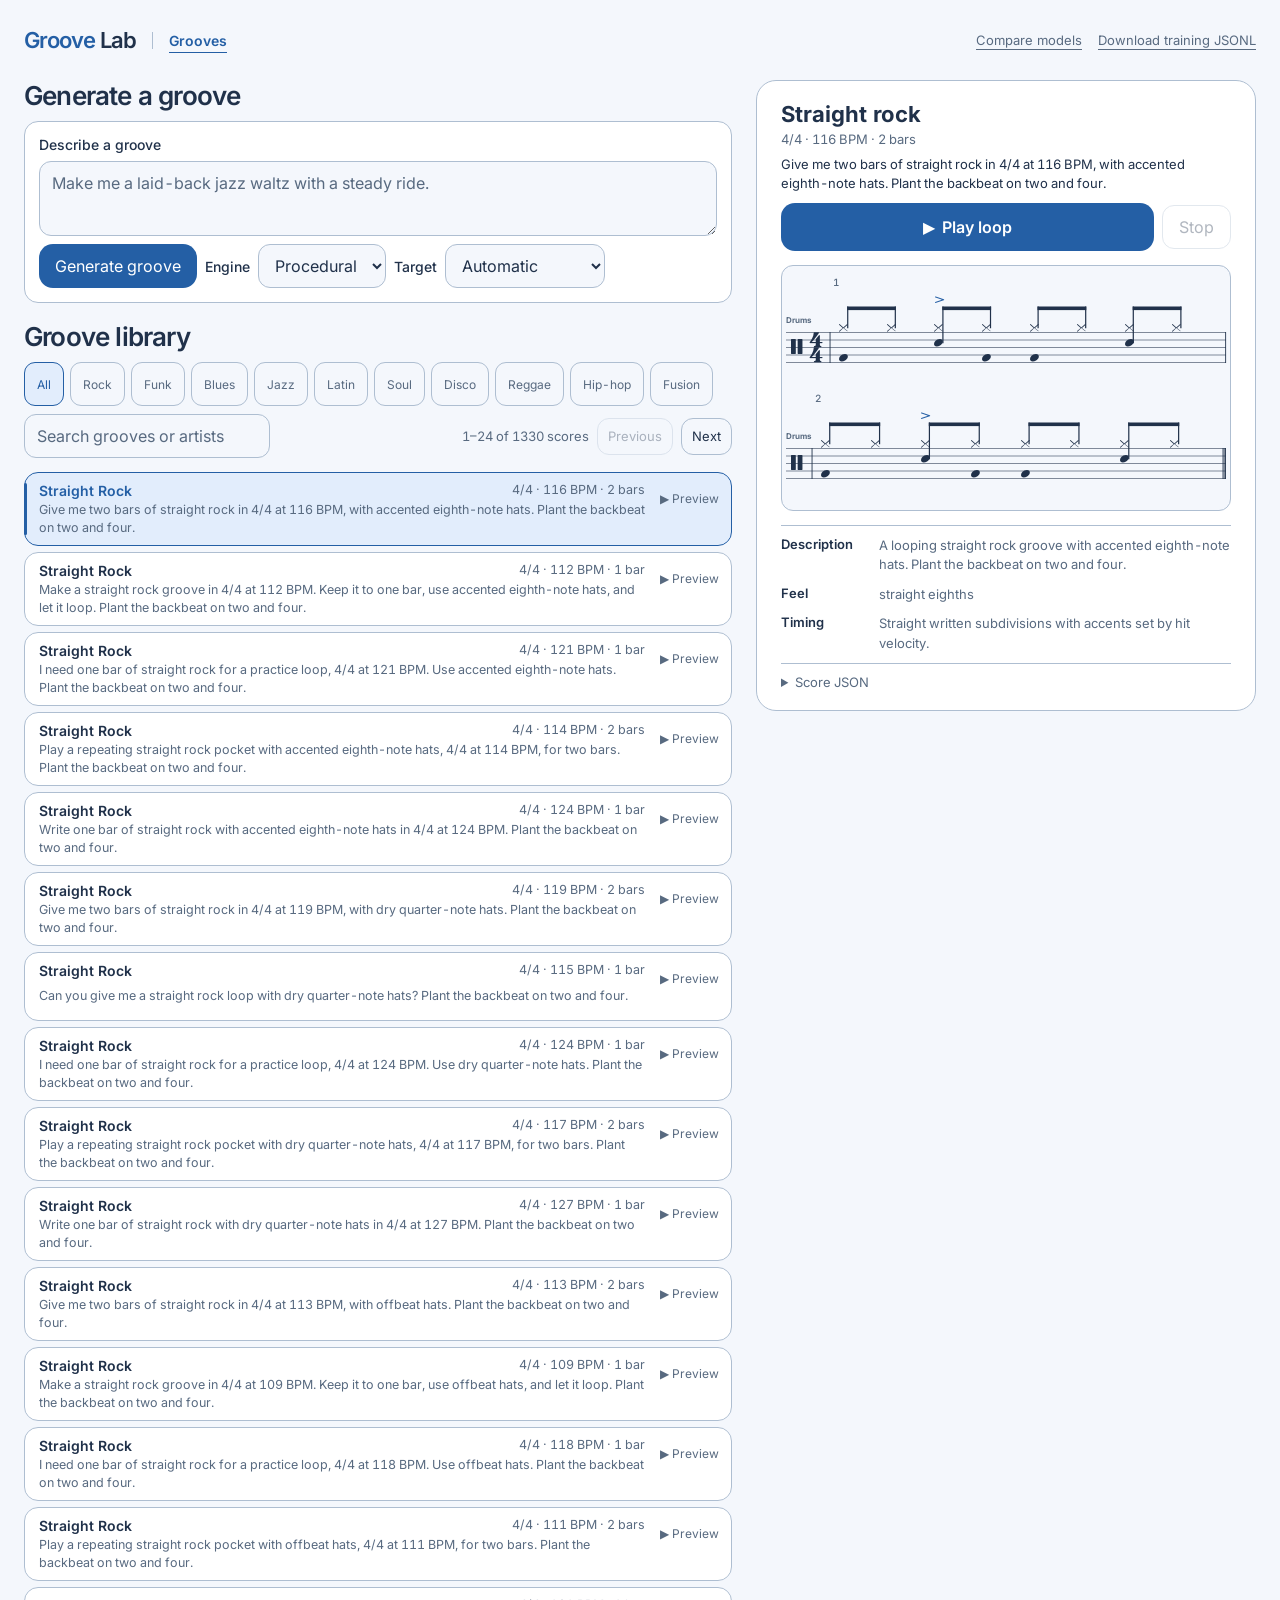
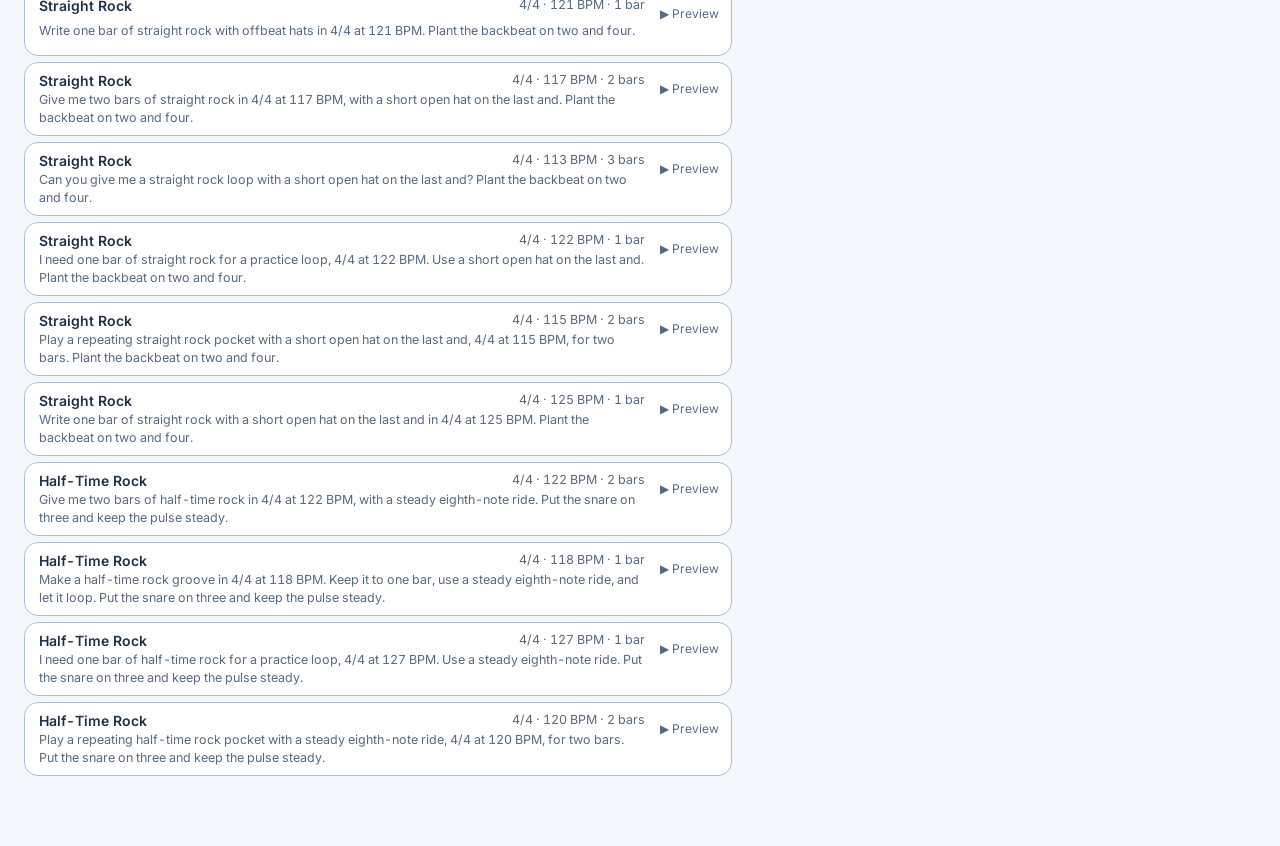
<file: index.html>
<!doctype html>
<html lang="en">
<head>
  <meta charset="utf-8">
  <meta name="viewport" content="width=device-width, initial-scale=1">
  <meta name="color-scheme" content="dark light">
  <script>
    const prefersDark = matchMedia("(prefers-color-scheme: dark)");
    function applyTheme() { document.documentElement.dataset.theme = prefersDark.matches ? "dark" : "light"; }
    applyTheme();
    prefersDark.addEventListener("change", applyTheme);
  </script>
  <link rel="icon" href="data:,">
  <link rel="stylesheet" href="/assets/formkit/theme.css">
  <title>Groove Lab</title>
  <style>
    [hidden] { display: none !important; }
    h1, h2, p, dl, dd { margin: 0; }
    a { color: var(--gl-accent); }
    button, input, textarea, select { font: inherit; }
    textarea:focus-visible, select:focus-visible, summary:focus-visible, a:focus-visible {
      outline: 3px solid var(--gl-accent);
      outline-offset: 3px;
    }
    button:disabled { opacity: .35; }
    .app-header { max-width: 1440px; margin-inline: auto; gap: 16px; }
    .brand { white-space: nowrap; }
    .brand-kit { color: var(--gl-text); }
    .header-label {
      border-left: 1px solid var(--gl-outline); padding-left: 16px;
      font-size: 14px; font-weight: 600; color: var(--gl-accent);
      text-decoration: underline; text-underline-offset: 6px;
    }
    .header-links { margin-left: auto; display: flex; gap: 8px 16px; flex-wrap: wrap; justify-content: end; }
    .header-links a { font-size: 13px; color: var(--gl-sub); text-underline-offset: 4px; }
    .lab-layout {
      display: grid; gap: 18px 24px;
      grid-template: "compose panel" auto "library panel" 1fr / minmax(0, 1fr) minmax(420px, 500px);
      padding: 0 24px 64px;
    }
    .composer { grid-area: compose; min-width: 0; }
    .composer h1, .library h2 { font-size: 26px; font-weight: 600; letter-spacing: -.8px; margin-bottom: 10px; }
    .composer-box {
      background: var(--gl-surface); border: 1px solid var(--gl-outline);
      border-radius: 14px; padding: 14px; display: grid; gap: 8px;
    }
    .input-label { font-size: 14px; font-weight: 500; }
    textarea, select, input[type="search"] {
      color: inherit; background: var(--gl-bg); border: 1px solid var(--gl-outline); border-radius: 12px;
    }
    textarea { width: 100%; min-height: 75px; line-height: 1.5; resize: vertical; padding: 9px 12px; }
    textarea::placeholder, input::placeholder { color: var(--gl-sub); }
    select { padding: 8px 12px; min-height: 44px; }
    input[type="search"] { padding: 8px 12px; min-height: 44px; width: min(100%, 246px); }
    .action-group, .pager, .transport { display: flex; gap: 8px; align-items: center; flex-wrap: wrap; }
    .action-group .gl-primary { padding: 0 16px; min-height: 44px; }
    .notice { color: var(--gl-sub); font-size: 13px; line-height: 1.4; }
    .notice:empty { display: none; }
    .notice.error { color: var(--gl-danger-text); }
    .library { grid-area: library; min-width: 0; }
    .toolbar { display: flex; flex-wrap: wrap; gap: 8px; justify-content: space-between; align-items: center; margin-block: 8px 14px; }
    .gl-filters { display: flex; gap: 6px; overflow-x: auto; padding: 3px; margin: -3px; scrollbar-width: thin; }
    .gl-filters button {
      flex: none; border: 1px solid var(--gl-outline); border-radius: 11px; min-height: 44px;
      background: var(--gl-bg); padding: 0 12px; white-space: nowrap;
    }
    .gl .gl-filters button[aria-pressed="true"] {
      border-color: var(--gl-accent); background: var(--gl-accent-soft); color: var(--gl-accent);
    }
    .pager { justify-content: end; }
    .pager .gl-secondary { min-height: 37px; padding: 0 10px; font-size: 13px; }
    .groove-row { position: relative; }
    .groove-row .gl-row { padding-right: 86px; min-height: 69px; }
    .family { text-transform: capitalize; }
    .gl-row-metronome { white-space: nowrap; }
    .groove-row .gl-row-sub { white-space: normal; overflow-wrap: anywhere; line-height: 1.4; }
    .row-play {
      position: absolute; inset-inline-end: 8px; top: 8px; min-height: 36px;
      border-radius: 9px; padding-inline: 5px; background: transparent; border: 0;
      color: var(--gl-sub) !important; font-size: 12px !important;
    }
    .row-play:hover, .row-play:focus-visible { color: var(--gl-accent) !important; }
    .score-panel { grid-area: panel; min-width: 0; }
    .score-panel .gl-song-panel-head { margin-bottom: 10px; }
    .score-panel h2 { overflow-wrap: anywhere; }
    .score-panel .gl-song-panel-head .score-prompt { color: var(--gl-text); line-height: 1.45; margin-top: 8px; }
    .transport { margin-bottom: 10px; }
    .transport .gl-primary { flex: 1; min-height: 48px; padding-inline: 16px; font-weight: 600; }
    .play-mark { margin-right: 7px; }
    .score-sheet {
      min-width: 0; margin-block: 14px; padding: 6px 0;
      background: var(--gl-bg); border: 1px solid var(--gl-outline);
      border-radius: 12px; overflow: hidden;
    }
    .score-sheet .gs-scroll { min-width: 0; }
    .metadata { border-block-start: 1px solid var(--gl-outline); }
    .metadata > div { display: grid; grid-template-columns: 88px minmax(0, 1fr); gap: 10px; margin-block: 10px; }
    .metadata dt { font-size: 13px; font-weight: 600; }
    .metadata dd { color: var(--gl-sub); font-size: 13px; line-height: 1.5; overflow-wrap: anywhere; }
    details { border-top: 1px solid var(--gl-outline); padding-top: 10px; color: var(--gl-sub); font-size: 13px; }
    summary { cursor: pointer; }
    pre { background: var(--gl-bg); padding: 12px; border-radius: 10px; max-height: 240px; overflow: auto; }
    @media (max-width: 989px) {
      .lab-layout { grid-template: "compose" auto "panel" auto "library" auto / minmax(0, 1fr); }
      .score-panel { position: static; max-height: none; }
    }
    @media (max-width: 540px) {
      .lab-layout { padding: 0 12px 48px; gap: 16px; }
      .app-header { padding-inline: 12px; }
      .header-label { display: none; }
      .score-panel { padding: 14px 12px; }
      .library .toolbar { display: grid; grid-template-columns: minmax(0, 1fr); }
      input[type="search"] { width: 100%; }
      .pager { justify-content: space-between; }
      .gl-row-metronome { display: none; }
    }
  </style>
</head>
<body>
  <header class="app-header">
    <div class="brand"><span class="brand-bop">Groove</span> <span class="brand-kit">Lab</span></div>
    <span class="header-label">Grooves</span>
    <nav class="header-links" aria-label="Groove Lab">
      <a href="/compare">Compare models</a>
      <a href="/training/train.jsonl" download="train.jsonl">Download training JSONL</a>
    </nav>
  </header>
  <main class="gl lab-layout">
    <section class="composer" aria-labelledby="composer-title">
      <h1 id="composer-title">Generate a groove</h1>
      <form class="composer-box" id="generate">
        <label class="input-label" for="prompt">Describe a groove</label>
        <textarea id="prompt" required maxlength="1000" placeholder="Make me a laid-back jazz waltz with a steady ride."></textarea>
        <div class="action-group">
          <button class="gl-primary" type="submit">Generate groove</button>
          <label class="input-label" for="engine">Engine</label>
          <select id="engine">
            <option value="procedural">Procedural</option>
            <option value="llm">Local LLM</option>
          </select>
          <label class="input-label" for="target">Target</label>
          <select id="target">
            <option value="auto">Automatic</option>
            <option value="new">New groove</option>
            <option value="edit">Current groove</option>
          </select>
        </div>
        <p id="generation-status" class="notice" role="status"></p>
      </form>
    </section>
    <section id="score-panel" class="score-panel gl-desktop-setup" aria-label="Groove score" hidden>
      <div class="gl-song-panel-head">
        <div>
          <h2 id="score-title" tabindex="-1"></h2>
          <p id="score-summary"></p>
          <p id="score-prompt" class="score-prompt"></p>
        </div>
      </div>
      <div class="transport">
        <button class="gl-primary" id="play" type="button"><span class="play-mark" aria-hidden="true">▶</span><span id="play-label">Play loop</span></button>
        <button class="gl-secondary" id="stop" type="button" disabled>Stop</button>
      </div>
      <p id="audio-status" class="notice" role="status"></p>
      <div id="sheet" class="score-sheet"></div>
      <dl id="score-metadata" class="metadata" aria-label="Groove metadata"></dl>
      <details id="raw-score">
        <summary>Score JSON</summary>
        <pre id="score-json"></pre>
      </details>
    </section>
    <section class="library" aria-labelledby="library-title">
      <h2 id="library-title">Groove library</h2>
      <div id="filters" class="gl-filters" role="group" aria-label="Filter by style"></div>
      <div class="toolbar">
        <input id="search" type="search" aria-label="Search prompts, artists and meters" placeholder="Search grooves or artists">
        <div class="pager" aria-label="Gallery pages">
          <p id="gallery-status" class="notice" role="status">Loading scores…</p>
          <button type="button" id="previous" class="gl-secondary" disabled>Previous</button>
          <button type="button" id="next" class="gl-secondary" disabled>Next</button>
        </div>
      </div>
      <div id="gallery"></div>
    </section>
  </main>
  <script type="module">
    import { createPreview } from "/assets/formkit/formkit.js";

    const byId = id => document.getElementById(id);
    const filters = byId("filters");
    const gallery = byId("gallery");
    const panel = byId("score-panel");
    const play = byId("play");
    const stop = byId("stop");
    const audioStatus = byId("audio-status");
    const preview = createPreview(byId("sheet"), displayTransport);
    const pageSize = 24;
    let pageIndex = 0;
    let selectedStyle = "";
    let entries = [];
    let selected = null;
    let transport = null;

    function element(tag, className, text) {
      const node = document.createElement(tag);
      if (className) node.className = className;
      if (text !== undefined) node.textContent = text;
      return node;
    }

    function styleName(style) {
      return style === "hip_hop" ? "Hip-hop" : style[0].toUpperCase() + style.slice(1);
    }

    function scoreSummary(score) {
      const grouping = score.grouping ? ` (${score.grouping.join("+")})` : "";
      const beat = score.tempo.beat_unit === "dotted_quarter" ? " dotted-quarter" : "";
      const bars = score.bars === 1 ? "1 bar" : `${score.bars} bars`;
      return `${score.meter}${grouping} · ${score.tempo.bpm}${beat} BPM · ${bars}`;
    }

    function showScore(entry, bringIntoView = true) {
      selected = entry;
      const { score, prompt, tags, label } = entry;
      const title = tags ? tags.family[0].toUpperCase() + tags.family.slice(1) : `${styleName(score.style)} groove`;
      byId("score-title").textContent = title;
      byId("score-summary").textContent = (label ? `${label} · ` : "") + scoreSummary(score);
      byId("score-prompt").textContent = prompt;
      const metadata = score.metadata ?? {};
      const fields = [
        ["Description", metadata.description],
        ["Feel", metadata.feel],
        ["Timing", metadata.timing],
        ["Influences", tags?.influences.join(", ")],
      ];
      byId("score-metadata").replaceChildren(...fields.filter(([, value]) => value).map(([key, value]) => {
        const item = element("div");
        item.append(element("dt", "", key), element("dd", "", value));
        return item;
      }));
      byId("raw-score").open = false;
      byId("score-json").textContent = JSON.stringify(score, null, 2);
      panel.hidden = false;
      preview.setScore(score, title);
      updateSelectedRows();
      if (bringIntoView && matchMedia("(max-width: 989px)").matches) {
        panel.scrollIntoView({block:"start"});
        byId("score-title").focus({preventScroll:true});
      }
    }

    function displayTransport(next) {
      transport = next;
      play.disabled = next.starting;
      stop.disabled = !next.starting && next.state !== "playing" && next.state !== "paused";
      const label = next.starting ? "Loading sounds…" : next.state === "playing" ? "Pause" : next.state === "paused" ? "Resume" : "Play loop";
      byId("play-label").textContent = label;
      play.querySelector(".play-mark").textContent = next.state === "playing" ? "Ⅱ" : "▶";
      audioStatus.textContent = next.error;
      audioStatus.classList.toggle("error", Boolean(next.error));
    }

    play.addEventListener("click", () => {
      if (transport?.state === "playing") preview.pause();
      else void preview.play();
    });
    stop.addEventListener("click", () => preview.stop());
    window.addEventListener("pagehide", () => { if (selected) preview.stop(); });

    function updateSelectedRows() {
      for (const row of gallery.querySelectorAll(".gl-row")) {
        const current = selected?.id === Number(row.dataset.id);
        row.classList.toggle("current", current);
        row.setAttribute("aria-pressed", String(current));
      }
    }

    function renderRow(entry) {
      const row = element("div", "groove-row");
      const open = element("button", "gl-row");
      open.type = "button";
      open.dataset.id = String(entry.id);
      const title = element("span", "gl-row-top");
      title.append(element("strong", "family", entry.tags.family), element("span", "gl-row-metronome", scoreSummary(entry.score)));
      open.append(title, element("span", "gl-row-sub", entry.prompt));
      open.addEventListener("click", () => showScore(entry));
      const listen = element("button", "row-play", "▶ Preview");
      listen.type = "button";
      listen.setAttribute("aria-label", `Preview ${entry.tags.family}, ${scoreSummary(entry.score)}`);
      listen.addEventListener("click", () => {
        showScore(entry);
        void preview.play();
      });
      row.append(open, listen);
      return row;
    }

    function filterGallery(reset = false) {
      if (!entries.length) return;
      if (reset) pageIndex = 0;
      const terms = byId("search").value.trim().toLowerCase().split(/\s+/);
      const matches = entries.filter(entry => (!selectedStyle || selectedStyle === entry.score.style)
        && terms.every(term => entry.search.includes(term)));
      const offset = pageIndex * pageSize;
      gallery.replaceChildren(...matches.slice(offset, offset + pageSize).map(renderRow));
      updateSelectedRows();
      byId("gallery-status").textContent = matches.length
        ? `${offset + 1}–${Math.min(offset + pageSize, matches.length)} of ${matches.length} scores`
        : "No scores match.";
      byId("previous").disabled = pageIndex === 0;
      byId("next").disabled = offset + pageSize >= matches.length;
    }

    async function loadGallery() {
      try {
        const response = await fetch("/training/train.jsonl");
        if (!response.ok) throw new Error("Scores could not be loaded.");
        entries = (await response.text()).trim().split(/\r?\n/).map((line, id) => {
          const { messages, groove: tags } = JSON.parse(line);
          const prompt = messages[1].content;
          const score = JSON.parse(messages[2].content);
          return {
            id, prompt, score, tags,
            search: `${prompt} ${styleName(score.style)} ${scoreSummary(score)} ${tags.family} ${tags.influences.join(" ")}`.toLowerCase(),
          };
        });
        const styles = ["", ...new Set(entries.map(entry => entry.score.style))];
        for (const style of styles) {
          const button = element("button", "", style ? styleName(style) : "All");
          button.type = "button";
          button.setAttribute("aria-pressed", String(style === ""));
          button.addEventListener("click", () => {
            selectedStyle = style;
            for (const filter of filters.children) filter.setAttribute("aria-pressed", String(filter === button));
            filterGallery(true);
          });
          filters.append(button);
        }
        filterGallery();
        if (!selected) showScore(entries[0], false);
      } catch {
        byId("gallery-status").textContent = "Scores could not be loaded. Reload to try again.";
      }
    }

    byId("search").addEventListener("input", () => filterGallery(true));
    byId("previous").addEventListener("click", () => { pageIndex--; filterGallery(); });
    byId("next").addEventListener("click", () => { pageIndex++; filterGallery(); });

    byId("engine").addEventListener("change", () => {
      byId("target").disabled = byId("engine").value !== "procedural";
    });

    byId("generate").addEventListener("submit", async event => {
      event.preventDefault();
      const prompt = byId("prompt").value.trim();
      if (!prompt) return;
      const status = byId("generation-status");
      const engine = byId("engine").value;
      const button = event.submitter;
      const target = byId("target").value;
      const followUp = /^(?:(?:(?:can|could|would) you\s+)?(?:please\s+)?(?:make (?:it|this|sure)\b|add\b|remove\b|drop\b|(?:do not |don['’]t )?swing\b|(?:set|change) (?:it|the tempo|tempo|bpm|the count|the number)\b)|(?:bpm\s*[:=]?\s*\d|\d+\s*bpm\b))/i.test(prompt);
      const editing = engine === "procedural" && (target === "edit" || target === "auto" && followUp && selected);
      if (editing && !selected) {
        status.textContent = "Open a groove to edit.";
        status.classList.add("error");
        return;
      }
      button.disabled = true;
      status.classList.remove("error");
      status.textContent = editing ? "Editing the current groove…" :
        engine === "procedural" ? "Matching a groove…" : "Waiting for the local model…";
      try {
        const response = await fetch("/api/generate", {
          method: "POST",
          headers: { "Content-Type": "application/json" },
          body: JSON.stringify({ prompt, engine, ...(editing ? { base_score: selected.score } : {}) }),
        });
        const score = await response.json();
        if (!response.ok) throw new Error(score.error || "Generation failed.");
        showScore({ prompt, score, label: engine === "procedural" ? "Procedural" : "Local LLM" });
        const repair = response.headers.get("X-Groove-Repair");
        status.textContent = repair ? "Groove ready to play. " + repair + "." : "Groove ready to play.";
      } catch (error) {
        status.textContent = error.message;
        status.classList.add("error");
      } finally {
        button.disabled = false;
      }
    });

    loadGallery();
  </script>
</body>
</html>
</file>
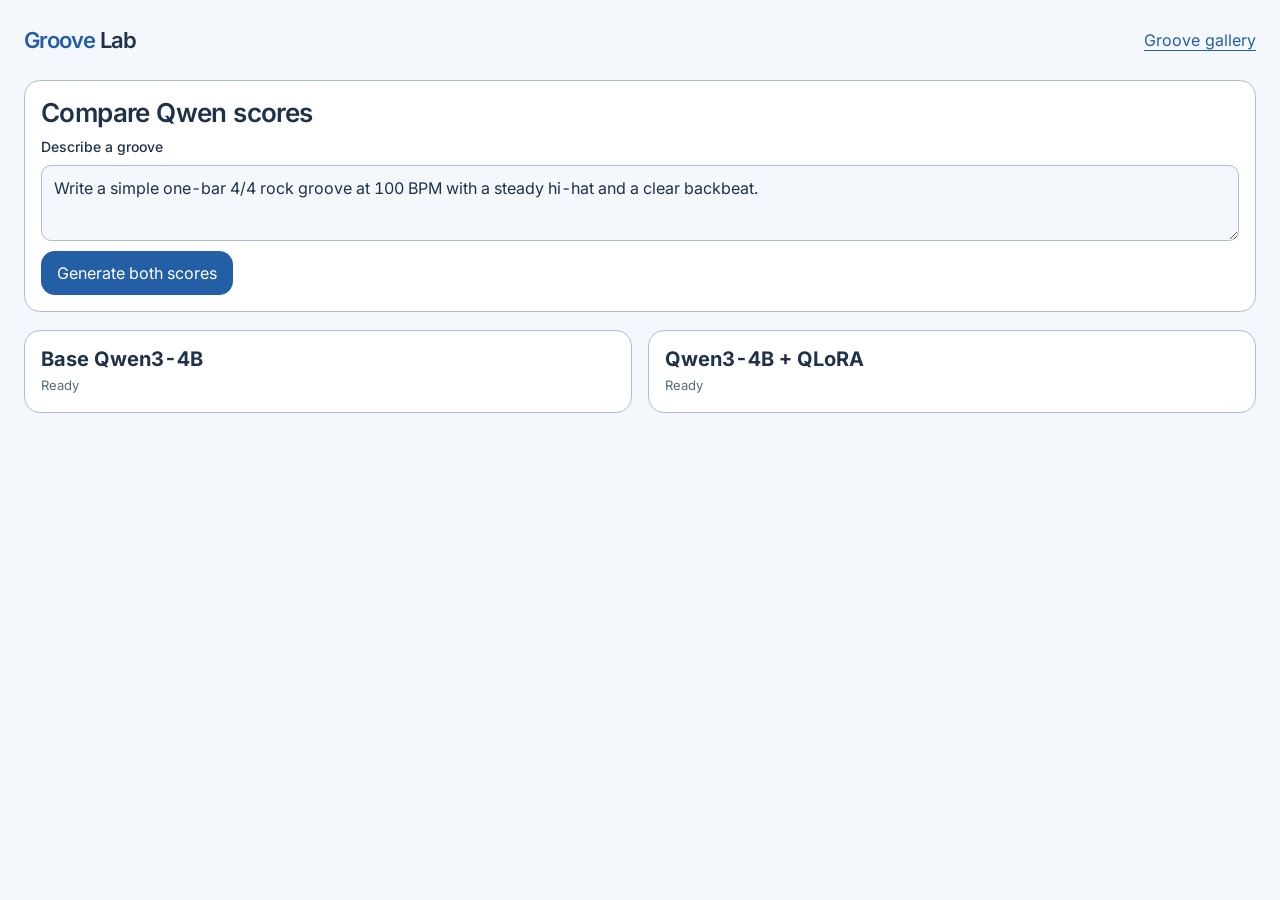
<file: compare.html>
<!doctype html>
<html lang="en" data-theme="light">
<head>
  <meta charset="utf-8">
  <meta name="viewport" content="width=device-width, initial-scale=1">
  <meta name="color-scheme" content="light">
  <link rel="icon" href="data:,">
  <link rel="stylesheet" href="/assets/formkit/theme.css">
  <title>Compare Qwen scores · Groove Lab</title>
  <style>
    [hidden] { display: none !important; }
    h1, h2, p, dl, dd { margin: 0; }
    a { color: var(--gl-accent); text-underline-offset: 4px; }
    :is(a, textarea, summary):focus-visible { outline: 3px solid var(--gl-accent); outline-offset: 4px; }
    .app-header { max-width: 1440px; margin: auto; justify-content: space-between; }
    .brand-kit { color: var(--gl-text); }
    main { display: grid; gap: 18px; padding: 0 24px 48px; }
    h1 { font-size: 26px; font-weight: 600; letter-spacing: -.6px; }
    h2 { font-size: 20px; }
    form, .model { background: var(--gl-surface); border: 1px solid var(--gl-outline); border-radius: 16px; padding: 16px; }
    form { display: grid; gap: 10px; }
    form label { font-size: 14px; font-weight: 500; }
    textarea {
      width: 100%; min-height: 76px; padding: 10px 12px; resize: vertical;
      font: inherit; line-height: 1.5; color: inherit; background: var(--gl-bg);
      border: 1px solid var(--gl-outline); border-radius: 10px;
    }
    form button { justify-self: start; }
    .models { display: grid; grid-template-columns: repeat(2, minmax(0, 1fr)); gap: 16px; align-items: start; }
    .model { min-width: 0; }
    .notice, .score-summary { color: var(--gl-sub); font-size: 13px; line-height: 1.5; margin-top: 5px; overflow-wrap: anywhere; }
    .notice:empty { display: none; }
    .sr-only { position: absolute; width: 1px; height: 1px; padding: 0; overflow: hidden; clip-path: inset(50%); white-space: nowrap; }
    #submitted-prompt { margin: 0; }
    #submitted-prompt strong { margin-inline-end: 8px; font-weight: 600; }
    .notice.error { color: var(--gl-danger-text); }
    .transport { display: flex; gap: 8px; flex-wrap: wrap; margin-top: 12px; }
    .transport button, form button { min-height: 44px; padding-inline: 16px; }
    .sheet {
      margin-block: 12px; padding-block: 6px; min-width: 0; overflow: hidden;
      border: 1px solid var(--gl-outline); border-radius: 12px; background: var(--gl-bg);
    }
    .sheet .gs-scroll { min-width: 0; }
    dl { display: grid; grid-template-columns: max-content minmax(0, 1fr); gap: 8px 12px; margin-block: 12px; font-size: 13px; line-height: 1.5; }
    dt { font-weight: 600; }
    dd { color: var(--gl-sub); overflow-wrap: anywhere; }
    details { border-top: 1px solid var(--gl-outline); padding-top: 10px; font-size: 13px; }
    summary { color: var(--gl-sub); cursor: pointer; }
    pre { max-height: 240px; overflow: auto; padding: 12px; background: var(--gl-bg); border-radius: 10px; }
    @media (max-width: 720px) {
      .app-header { padding-inline: 12px; }
      main { padding-inline: 12px; }
      .models { grid-template-columns: minmax(0, 1fr); }
    }
  </style>
</head>
<body>
  <header class="app-header">
    <div class="brand"><span class="brand-bop">Groove</span> <span class="brand-kit">Lab</span></div>
    <a href="/">Groove gallery</a>
  </header>
  <main class="gl">
    <form id="compare">
      <h1>Compare Qwen scores</h1>
      <label for="prompt">Describe a groove</label>
      <textarea id="prompt" maxlength="1000" required>Write a simple one-bar 4/4 rock groove at 100 BPM with a steady hi-hat and a clear backbeat.</textarea>
      <button class="gl-primary" type="submit">Generate both scores</button>
    </form>
    <p id="submitted-prompt" class="notice" hidden><strong>Submitted prompt</strong><span></span></p>
    <div class="models" id="models"></div>
  </main>
  <template id="model-card">
    <section class="model">
      <h2></h2>
      <p class="notice generation-status" role="status" aria-atomic="true">
        <span class="sr-only"></span><span class="status-text">Ready</span>
      </p>
      <div class="result" hidden>
        <p class="score-summary"></p>
        <div class="transport">
          <button class="gl-primary play" type="button">Play loop</button>
          <button class="gl-secondary stop" type="button" disabled>Stop</button>
        </div>
        <p class="notice error audio-status" role="status"></p>
        <div class="sheet"></div>
        <dl>
          <dt>Description</dt><dd class="description"></dd>
          <dt>Feel</dt><dd class="feel"></dd>
          <dt>Timing</dt><dd class="timing"></dd>
        </dl>
        <details>
          <summary>Score JSON</summary>
          <pre></pre>
        </details>
      </div>
    </section>
  </template>
  <script type="module">
    import { createPreview } from "/assets/formkit/formkit.js";

    const form = document.querySelector("#compare");
    const field = document.querySelector("#prompt");
    const submit = form.querySelector("button");
    const submitted = document.querySelector("#submitted-prompt");
    const models = document.querySelector("#models");
    const template = document.querySelector("#model-card");
    const cards = [
      ["base", "Base Qwen3-4B"],
      ["adapted", "Qwen3-4B + QLoRA"],
    ].map(([model, title]) => {
      const card = template.content.firstElementChild.cloneNode(true);
      const heading = card.querySelector("h2");
      heading.id = model + "-title";
      heading.textContent = title;
      card.querySelector(".generation-status .sr-only").textContent = title + ". ";
      card.setAttribute("aria-labelledby", heading.id);
      models.append(card);

      const play = card.querySelector(".play");
      const stop = card.querySelector(".stop");
      let state;
      const preview = createPreview(card.querySelector(".sheet"), view => {
        state = view.state;
        play.disabled = view.starting;
        stop.disabled = !view.starting && state !== "playing" && state !== "paused";
        play.textContent = view.starting ? "Loading sounds…" : state === "playing" ? "Pause" :
          state === "paused" ? "Resume" : "Play loop";
        card.querySelector(".audio-status").textContent = view.error;
      });
      play.addEventListener("click", () => {
        if (state === "playing") {
          preview.pause();
          return;
        }
        for (const other of cards) {
          if (other.preview !== preview) other.preview.stop();
        }
        void preview.play();
      });
      stop.addEventListener("click", () => preview.stop());
      return { model, title, card, preview };
    });

    function withAttempts(message, attempts, duration) {
      const count = attempts > 0 ? attempts + (attempts === 1 ? " attempt" : " attempts") : "";
      return [message, count, duration].filter(Boolean).join(" · ");
    }

    async function generate({ model, title, card, preview }, prompt) {
      const status = card.querySelector(".generation-status");
      const statusText = status.querySelector(".status-text");
      const result = card.querySelector(".result");
      if (!result.hidden) preview.stop();
      result.hidden = true;
      statusText.textContent = "Generating…";
      status.classList.remove("error");

      const started = performance.now();
      let attempts = 0;
      try {
        const response = await fetch("/api/compare/" + model, {
          method: "POST",
          headers: { "Content-Type": "application/json" },
          body: JSON.stringify({ prompt }),
        });
        attempts = Number(response.headers.get("X-Groove-Attempts"));
        const score = await response.json();
        if (!response.ok) throw new Error(score.error || "The model request failed.");

        const beat = score.tempo.beat_unit === "dotted_quarter" ? " dotted-quarter" : "";
        const grouping = score.grouping ? " (" + score.grouping.join("+") + ")" : "";
        const bars = score.bars === 1 ? "1 bar" : score.bars + " bars";
        card.querySelector(".score-summary").textContent =
          score.meter + grouping + " · " + score.tempo.bpm + beat + " BPM · " + bars;
        for (const name of ["description", "feel", "timing"]) {
          card.querySelector("." + name).textContent = score.metadata[name];
        }
        card.querySelector("details").open = false;
        card.querySelector("pre").textContent = JSON.stringify(score, null, 2);
        result.hidden = false;
        preview.setScore(score, title);

        const duration = ((performance.now() - started) / 1000).toFixed(1) + " s";
        const repair = response.headers.get("X-Groove-Repair");
        statusText.textContent = withAttempts(repair ? "Repaired score (" + repair + ")" : "Valid score", attempts, duration);
      } catch (error) {
        result.hidden = true;
        statusText.textContent = withAttempts(error.message, attempts);
        status.classList.add("error");
      }
    }

    form.addEventListener("submit", async event => {
      event.preventDefault();
      const prompt = field.value.trim();
      if (!prompt || submit.disabled) return;
      submitted.querySelector("span").textContent = prompt;
      submitted.hidden = false;
      submit.disabled = true;
      try {
        await Promise.all(cards.map(card => generate(card, prompt)));
      } finally {
        submit.disabled = false;
      }
    });
    window.addEventListener("pagehide", () => {
      for (const { preview } of cards) preview.stop();
    });
  </script>
</body>
</html>
</file>
<file: assets/formkit/theme.css>
/* FormKit theme and notation styles at 79e1c180d36a64316e96d6fbf92f7174b69ff92f. */
@font-face {font-family: Inter; src: url("./inter-latin-400-normal.woff2") format("woff2"); font-display: swap; font-weight: 400;}
@font-face {font-family: Inter; src: url("./inter-latin-500-normal.woff2") format("woff2"); font-display: swap; font-weight: 500;}
@font-face {font-family: Inter; src: url("./inter-latin-600-normal.woff2") format("woff2"); font-display: swap; font-weight: 600;}
@font-face {font-family: Inter; src: url("./inter-latin-700-normal.woff2") format("woff2"); font-display: swap; font-weight: 700;}
:root {
  font-family: Inter, Arial, sans-serif;
  color: #f2f0ea;
  background: #17191b;
  font-synthesis: none;
  font-weight: 400;
  --surface: #242629;
  --secondary: #a6a7a4;
  --accent: #e0b66e;
  --outline: #4c5053;
  color-scheme: dark;
}
* {
  box-sizing: border-box;
}
body {
  margin: 0;
  min-width: 280px;
}
button,
input {
  font: inherit;
}
button {
  cursor: pointer;
  color: inherit;
  border: 1px solid transparent;
  background: var(--surface);
  touch-action: manipulation;
}
button:disabled {
  cursor: default;
  opacity: 0.3;
}
button:focus-visible,
input:focus-visible {
  outline: 3px solid var(--accent);
  outline-offset: 4px;
}
header {
  padding: 24px;
  display: flex;
  align-items: center;
  gap: 24px;
  min-height: 80px;
}
.brand {
  font-size: 22px;
  letter-spacing: -1px;
  font-weight: 600;
}
.brand-bop {
  color: var(--accent);
}
.brand-kit {
  color: #f2f0ea;
}
.status {
  margin-left: auto;
  font-size: 13px;
  color: var(--secondary);
  padding: 7px 11px;
  white-space: nowrap;
}
.status span {
  font-size: 8px;
  vertical-align: middle;
  margin-right: 4px;
}
.status.playing,
.status.paused {
  border: 1px solid var(--accent);
  border-radius: 20px;
  color: var(--accent);
}

:root[data-theme='light'] {
  color-scheme: light;
  background: #f4f7fc;
  color: #20314a;
  --text: #20314a;
  --surface: #fff;
  --secondary: #586a80;
  --accent: #245fa5;
  --outline: #aebed1;
  --light-soft: #edf3fb;
  --light-active: #e2edfc;
}
:root[data-theme='light'] body {
  background: #f4f7fc;
  color: #20314a;
}
/* Groove Lab (design r3). Shipped app tokens; muted notes are new mock values. */
@font-face {
  font-family: 'BopkitMusic';
  src: url('./BopkitMusic.woff') format('woff');
  font-display: block;
}
:root {
  --gl-bg: #17191b;
  --gl-surface: #242629;
  --gl-raised: #2e3135;
  --gl-outline: #4c5053;
  --gl-text: #f2f0ea;
  --gl-sub: #a6a7a4;
  --gl-accent: #e0b66e;
  --gl-accent-soft: #30291e;
  --gl-primary: #f2f0ea;
  --gl-on-primary: #17191b;
  --gl-staff: #e4e1d8;
  --gl-ink: #f2f0ea;
  --gl-muted: #7a7c79;
  --gl-warn: #3a2f1c;
  --gl-danger: #482729;
  --gl-danger-line: #bd6c70;
  --gl-danger-text: #ffced0;
}
:root[data-theme='light'] {
  --gl-bg: #f4f7fc;
  --gl-surface: #ffffff;
  --gl-raised: #edf3fb;
  --gl-outline: #aebed1;
  --gl-text: #20314a;
  --gl-sub: #586a80;
  --gl-accent: #245fa5;
  --gl-accent-soft: #e2edfc;
  --gl-primary: #245fa5;
  --gl-on-primary: #ffffff;
  --gl-staff: #20314a;
  --gl-ink: #20314a;
  --gl-muted: #8e9aab;
  --gl-warn: #fff4de;
  --gl-danger: #fbedee;
  --gl-danger-line: #b5525a;
  --gl-danger-text: #8e2a33;
}
.gl {
  max-width: 1440px;
  margin: 0 auto;
  color: var(--gl-text);
  font-variant-numeric: tabular-nums;
}
.gl button {
  font: inherit;
  color: inherit;
}
.gl-icon {
  flex: none;
}
.gl-muted-text {
  color: var(--gl-sub);
  font-size: 13px;
}
.gl-text-button {
  border: 0;
  background: none;
  color: var(--gl-accent) !important;
  font-size: 15px;
  padding: 10px 0;
  min-height: 44px;
}
.gl-primary {
  background: var(--gl-primary) !important;
  color: var(--gl-on-primary) !important;
  border-radius: 14px;
  border: 0;
  font-weight: 500;
}
.gl-secondary {
  background: transparent !important;
  border: 1px solid var(--gl-outline) !important;
  border-radius: 12px;
  min-height: 44px;
  padding: 0 16px;
}
.gl-secondary.wide {
  width: 100%;
  margin-top: 12px;
  min-height: 52px;
}
.gl .danger,
.gl-sheet .danger {
  background: var(--gl-danger);
  border: 1px solid var(--gl-danger-line);
  color: var(--gl-danger-text) !important;
  border-radius: 12px;
  min-height: 48px;
  padding: 0 16px;
}
.gl-icon-button {
  width: 44px;
  height: 44px;
  display: inline-grid;
  place-items: center;
  border-radius: 12px;
  border: 1px solid var(--gl-outline) !important;
  background: transparent !important;
  padding: 0;
}

/* ------------------------------------------------------------- library */
.gl-library-view {
  padding: 0 24px 120px;
}
.gl-library-layout {
  display: grid;
  /* One shrinkable column: the chip row scrolls instead of widening the page. */
  grid-template-columns: minmax(0, 1fr);
  gap: 24px;
}
.gl-library {
  min-width: 0;
}
/* The Rudiments library's heading and category buttons (owner, 2026-11-17):
   the filters share .rud-tabs; .gl button would otherwise reset their text. */
.gl-library h1 {
  font-size: 26px;
  font-weight: 600;
  letter-spacing: -0.8px;
  margin: 0 0 8px;
}
.gl .gl-filters button {
  font-size: 12px;
  color: var(--secondary);
}
.gl .gl-filters button[aria-pressed='true'] {
  color: var(--accent);
}
/* The heading sits where the Rudiments one does: that library's side
   padding and, beside its sidebar, its top padding and collapse-toggle row. */
@media (max-width: 767px) {
  .gl-library h1 {
    font-size: 25px;
  }
}
@media (max-width: 350px) {
  .gl-library-view {
    padding-left: 16px;
    padding-right: 16px;
  }
}
@media (min-width: 768px) and (max-width: 1199px) {
  .gl-library-view {
    padding-left: 20px;
    padding-right: 20px;
  }
}
@media (min-width: 768px) and (min-height: 501px) {
  .gl-library h1 {
    margin-top: 62px;
  }
}
@media (min-width: 768px) and (max-height: 500px) {
  .gl-library h1 {
    margin-top: 18px;
  }
}
.gl-bucket h2 {
  font-size: 12px;
  letter-spacing: 0.4px;
  text-transform: uppercase;
  color: var(--gl-sub);
  margin: 14px 2px 8px;
}
.gl-row {
  display: grid;
  gap: 2px;
  width: 100%;
  text-align: left;
  border: 1px solid var(--gl-outline) !important;
  background: var(--gl-surface);
  border-radius: 14px;
  padding: 9px 14px;
  min-height: 54px;
  margin-bottom: 6px;
  position: relative;
}
.gl-row-top {
  display: flex;
  justify-content: space-between;
  gap: 12px;
  min-width: 0;
}
.gl-row-top strong {
  font-size: 14px;
  font-weight: 600;
  min-width: 0;
  overflow-wrap: anywhere;
}
.gl-row-top span {
  flex: none;
}
.gl-row-top span,
.gl-row-sub {
  color: var(--gl-sub);
  font-size: 12.5px;
}
.gl-row-sub b {
  color: var(--gl-text);
  font-weight: 400;
}
.gl-row.current {
  border-color: var(--gl-accent) !important;
  background: var(--gl-accent-soft);
}
.gl-row.current::before {
  content: '';
  position: absolute;
  left: -1px;
  top: 10px;
  bottom: 10px;
  width: 3px;
  border-radius: 2px;
  background: var(--gl-accent);
}
.gl-row.current strong {
  color: var(--gl-accent);
}
.gl-row.offline strong {
  color: var(--gl-sub);
}
.gl-row-sub .gl-icon {
  vertical-align: -3px;
}
.gl-offline-note {
  color: var(--gl-sub);
  font-size: 12px;
  margin-top: 20px;
}
.gl-desktop-setup {
  border: 1px solid var(--gl-outline);
  border-radius: 20px;
  background: var(--gl-surface);
  padding: 20px 24px;
  align-self: start;
  position: sticky;
  top: 12px;
  /* End above the floating settings gear's corner (12 + 44 + 12 px) even at
     its starting place under the 80 px header; a longer setup scrolls here. */
  max-height: calc(100dvh - 80px - 68px);
  overflow-y: auto;
  overscroll-behavior: contain;
}
.gl-song-panel-head {
  display: flex;
  justify-content: space-between;
  gap: 12px;
  align-items: start;
  margin-bottom: 14px;
}
.gl-song-panel-head > div:first-child {
  flex: 1;
  min-width: 0;
}
.gl-song-panel-head h2 {
  margin: 0;
  font-size: 22px;
}
.gl-song-panel-head p {
  color: var(--gl-sub);
  margin: 4px 0 0;
  font-size: 13px;
}
/* Open score: the panel's main action, Start-sized across the panel. */
.gl .gl-open-score {
  display: flex;
  align-items: center;
  justify-content: center;
  width: 100%;
  min-height: 52px;
  margin: 0 0 14px;
  font-size: 17px;
  font-weight: 600;
  letter-spacing: 0.01em;
  /* The Song setup sheet's Done colours (owner, 2026-11-15). */
  border: 1px solid var(--gl-accent) !important;
  background: var(--gl-accent-soft) !important;
  color: var(--gl-accent) !important;
}

.gl-open-score:hover {
  filter: brightness(1.06);
}
.gl-open-score:focus-visible {
  outline: 3px solid var(--gl-accent);
  outline-offset: 3px;
}
@media (min-width: 1100px) and (min-height: 500px) {
  .gl-library-view {
    padding-bottom: 64px;
  }
  .gl-library-layout {
    grid-template-columns: minmax(0, 1fr) 500px;
  }
  .gl-buckets {
    columns: 1;
    column-gap: 20px;
  }
  .gl-bucket {
    break-inside: avoid;
  }
}

/* ------------------------------------------------------------- score */
.gs-scroll {
  flex: 1;
  min-height: 0;
  overflow-y: auto;
  overflow-x: hidden;
  overscroll-behavior: contain;
  position: relative;
}
.gs-scroll:focus-visible {
  outline: 3px solid var(--gl-accent);
  outline-offset: -3px;
}
.gs-system {
  display: block;
  overflow: visible;
}
.gs-music {
  font-family: 'BopkitMusic';
}
.gs-ink,
.gs-ink-fill {
  fill: var(--gl-ink);
}
.gs-muted,
.gs-muted-fill {
  fill: var(--gl-muted);
}
.gs-ink-stroke {
  stroke: var(--gl-ink);
}
.gs-muted-stroke {
  stroke: var(--gl-muted);
}
.gs-accent,
.gs-accent-fill {
  fill: var(--gl-accent);
}
.gs-tie {
  fill: none;
  stroke-width: 1.3;
}
.gs-staff {
  fill: var(--gl-staff);
  opacity: 0.55;
}
.gs-barline {
  opacity: 0.8;
}
.gs-rule {
  fill: var(--gl-outline);
  opacity: 0.7;
}
.gs-chord {
  fill: var(--gl-text);
  font-family: Inter, Arial, sans-serif;
}
.gs-barnum {
  fill: var(--gl-sub);
  font-size: 10px;
  font-weight: 500;
}
.gs-accent-text {
  fill: var(--gl-accent);
  font-weight: 700;
}
.gs-sub-text {
  fill: var(--gl-sub);
}
.gs-label {
  fill: var(--gl-sub);
  font-size: 8px;
  font-weight: 700;
}
.gs-count {
  fill: var(--gl-sub);
  font-size: 8.5px;
}
.gs-count-hit {
  fill: var(--gl-accent);
  font-weight: 700;
}
.gs-notename {
  font-size: 9.5px;
  font-weight: 500;
}
.gs-ghost,
.gs-open {
  font-family: Inter, Arial, sans-serif;
}
.gs-triplet {
  fill: var(--gl-ink);
  font-size: 9px;
  font-style: italic;
}
.gs-mark rect {
  fill: var(--gl-bg);
  stroke: var(--gl-text);
  stroke-width: 1.2;
}
.gs-mark text {
  fill: var(--gl-text);
  font-size: 8.5px;
  font-weight: 700;
}
.gs-tag rect {
  stroke-width: 1;
}
.gs-tag text {
  font-size: 7.5px;
  font-weight: 700;
}
.gs-tag-off rect {
  fill: var(--gl-raised);
  stroke: var(--gl-outline);
}
.gs-tag-off text {
  fill: var(--gl-sub);
}
.gs-tag-hit rect {
  fill: var(--gl-accent-soft);
  stroke: var(--gl-accent);
}
.gs-tag-hit text {
  fill: var(--gl-accent);
}
.gs-tag-solo rect {
  fill: var(--gl-accent);
  stroke: var(--gl-accent);
}
.gs-tag-solo text {
  fill: var(--gl-on-primary);
}
.gs-override {
  fill: none;
  stroke: var(--gl-accent);
  opacity: 0.8;
}
.gs-lane-ghost {
  fill: none;
  stroke: var(--gl-muted);
}
.gs-span-tint {
  fill: var(--gl-accent-soft);
}
.gs-span-rule {
  fill: var(--gl-accent);
}
.gs-playhead-band {
  fill: var(--gl-accent);
  opacity: 0.11;
}
.gs-bar-target {
  fill: transparent;
  cursor: pointer;
}
.gs-bar-target:focus-visible {
  outline: none;
  stroke: var(--gl-accent);
  stroke-width: 3;
}
</file>
